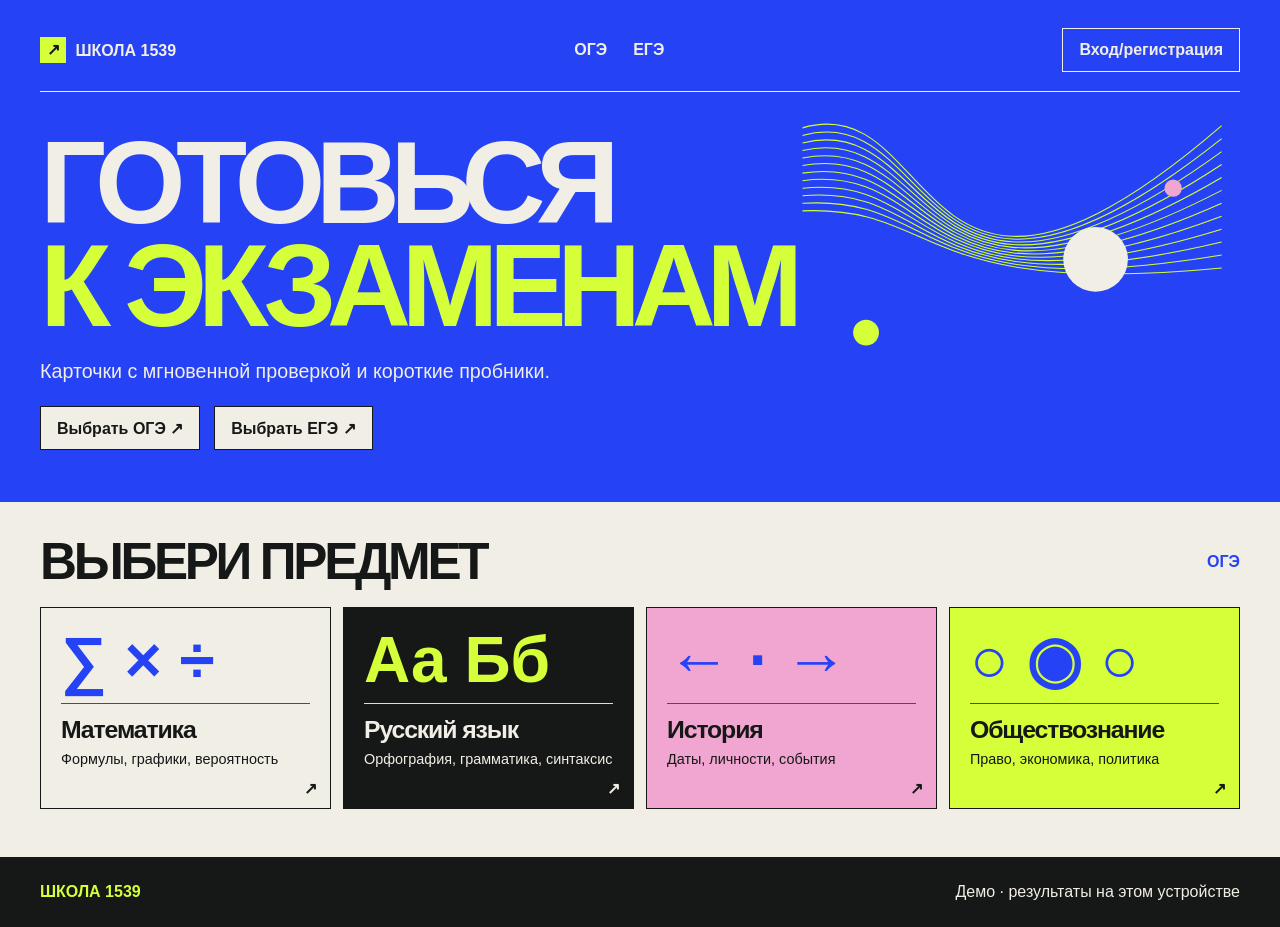
<file: docs/index.html>
<!doctype html>
<html lang="ru">
<head>
<meta charset="utf-8">
<meta name="viewport" content="width=device-width, initial-scale=1">
<meta name="theme-color" content="#2542f5">
<meta name="description" content="Школа 1539 · демонстрационный тренажёр по ОГЭ и ЕГЭ.">
<title>Школа 1539 · ОГЭ и ЕГЭ</title>
<style>
:root{--paper:#f0eee5;--ink:#161717;--blue:#2542f5;--lime:#d4ff39;--pink:#f0a6d0;--white:#fffef8;font-family:Inter,Arial,sans-serif;font-variant-emoji:text;color:var(--ink);background:var(--paper)}
*{box-sizing:border-box}body{margin:0;min-height:100vh;display:flex;flex-direction:column}main{flex:1}button,input,select,textarea{font:inherit}a{color:inherit}a:focus-visible,button:focus-visible,input:focus-visible,select:focus-visible{outline:3px solid #a52976;outline-offset:3px}.skip{position:fixed;top:8px;left:8px;background:var(--lime);padding:10px;z-index:10;transform:translateY(-150%)}.skip:focus{transform:none}
.wrap{width:min(1200px,calc(100% - 56px));margin-inline:auto}.narrow{max-width:860px}.nav{display:flex;align-items:center;justify-content:space-between;gap:22px;min-height:70px}.nav nav,.actions,.tabs{display:flex;align-items:center;gap:14px;flex-wrap:wrap}.nav a,.button,.tabs a,.subject-card{text-decoration:none}.nav nav a{font-weight:700;padding:6px}.nav nav [aria-current]{border-bottom:2px solid var(--blue)}.brand{font-weight:900;white-space:nowrap}.brand i{display:inline-grid;place-items:center;background:var(--blue);color:white;width:26px;height:26px;font-style:normal;margin-right:5px}
.button,.tabs a{display:inline-flex;align-items:center;justify-content:center;min-height:44px;padding:10px 16px;border:1px solid var(--ink);background:var(--lime);color:var(--ink);font-weight:800;cursor:pointer}.button:hover,.tabs a:hover{filter:brightness(.94)}.button:disabled{opacity:.55;cursor:wait}.button.outline,.tabs a{background:transparent}.tabs [aria-current]{background:var(--blue);color:white;border-color:var(--blue)}
.hero-header {
  padding-top: 22px;
  background: var(--blue);
  color: var(--paper);
}

.hero-header .nav {
  padding-bottom: 14px;
  border-bottom: 1px solid currentColor;
}

.hero-header .brand i {
  background: var(--lime);
  color: var(--ink);
}

.hero-header .nav nav [aria-current] {
  border-color: var(--lime);
}

.hero-header .button {
  border-color: currentColor;
  color: inherit;
}

.hero-header a:focus-visible,
.hero a:focus-visible {
  outline-color: var(--paper);
}

.exam-actions .button {
  background: var(--paper);
}

.exam-actions [aria-current] {
  background: var(--lime);
}

.hero{background:var(--blue);color:var(--paper);overflow:hidden}.hero .wrap{position:relative;padding-block:40px 52px}.hero-copy{position:relative;z-index:1}.hero h1{margin:0 0 20px;max-width:820px;font-size:clamp(3.4rem,9.1vw,8.1rem);line-height:.88;letter-spacing:-.082em;text-transform:uppercase;font-weight:900}.hero em{font-style:normal;color:var(--lime)}.hero p{font-size:clamp(1rem,2vw,1.23rem);margin:23px 0}.orbit{color:var(--lime);position:absolute;right:0;top:10px;width:37%;height:auto;pointer-events:none}
.section{padding-block:34px 48px}.section-head{display:flex;align-items:center;justify-content:space-between;gap:14px;flex-wrap:wrap;margin-bottom:20px}.section-head h2,.intro h1{margin:0;font-size:clamp(2.2rem,5.5vw,4.8rem);letter-spacing:-.065em;line-height:1;text-transform:uppercase}.section-head h2{font-size:clamp(1.75rem,4vw,3.2rem)}.intro{margin:0 0 24px}.intro p:last-child{margin-bottom:0}.eyebrow{font-size:.79rem;letter-spacing:.06em;font-weight:900}.intro .eyebrow{color:var(--blue)}.back{display:inline-block;margin-bottom:22px;font-weight:700}.subject-grid,.format-grid{display:grid;grid-template-columns:repeat(4,minmax(0,1fr));gap:12px}.format-grid{grid-template-columns:repeat(2,minmax(0,1fr));align-items:start}
.subject-card,.subject-banner,.panel{border:1px solid var(--ink);padding:20px;min-width:0}.subject-card{min-height:190px;position:relative;padding-bottom:34px}.subject-card:hover{box-shadow:4px 4px 0 var(--blue)}.subject-card h3{margin:0;font-size:clamp(1.1rem,2vw,1.55rem);letter-spacing:-.045em}.subject-card p{margin:7px 0;font-size:.9rem}.mark{display:block;font-weight:900;font-size:clamp(2rem,5vw,4.5rem);color:var(--blue);line-height:1}.subject-card .mark{border-bottom:1px solid currentColor;padding-bottom:11px;margin-bottom:12px}.arrow{position:absolute;bottom:10px;right:13px;font-weight:900}.russ{background:var(--ink);color:var(--paper)}.russ .mark{color:var(--lime)}.history{background:var(--pink)}.social{background:var(--lime)}.subject-banner{display:grid;gap:20px;padding:clamp(18px,4vw,48px);margin-bottom:15px;grid-template-areas:"title mark" "topics mark";grid-template-columns:1fr auto;align-items:center}.subject-banner h1{margin:0;font-size:clamp(2rem,7vw,6rem);line-height:.98;letter-spacing:-.07em;overflow-wrap:anywhere}.subject-banner p{margin:9px 0}.subject-title{grid-area:title}.subject-banner .mark{grid-area:mark;text-align:center;font-size:clamp(2.5rem,8vw,8rem)}.topics{grid-area:topics;display:flex;flex-wrap:wrap;gap:7px;margin:0;padding:0;list-style:none}.topics li{border:1px solid;padding:6px 8px;font-size:.84rem;font-weight:700}.subject-banner.russ{grid-template-areas:"mark title" "mark topics";grid-template-columns:minmax(100px,1fr) 2fr}.subject-banner.history{grid-template-areas:"title" "mark" "topics";grid-template-columns:1fr}.subject-banner.history .mark{border-bottom:2px solid;text-align:left;letter-spacing:.6em}.subject-banner.social{grid-template-areas:"title topics" "mark topics";grid-template-columns:2fr 1fr}.subject-banner.social .mark{text-align:left}.subject-banner.social .topics{flex-direction:column}
.panel{background:var(--white);padding:clamp(16px,3vw,30px)}.panel h2,.panel h3{margin:0 0 12px}.panel p{line-height:1.45}.panel form,.panel label,.form-fields{display:grid;gap:9px}.panel label{font-weight:700;margin:10px 0;gap:5px}.panel input,.panel select{width:100%;background:white;color:var(--ink);border:1px solid var(--ink);min-height:42px;padding:8px}.panel form .button{justify-self:start}.notice:empty{display:none}.notice{font-weight:700;color:#9b234d}.question{border-top:1px solid var(--ink);padding-block:12px;margin-top:10px}.timer{font-size:1.3rem;font-weight:900;color:var(--blue);font-variant-numeric:tabular-nums}.stack{display:grid;gap:14px}.teacher-grid{display:grid;grid-template-columns:minmax(190px,240px) minmax(0,1fr);gap:14px;align-items:start}.group-list{display:grid;gap:8px;margin:12px 0}.group-list [aria-current]{font-weight:900}.group-banner{background:var(--blue);color:white;display:flex;justify-content:space-between;align-items:center;gap:14px;flex-wrap:wrap;padding:22px}.group-banner h2,.group-banner p{margin:4px 0}.form-fields{grid-template-columns:repeat(3,minmax(0,1fr))}.table-wrap{overflow-x:auto}table{border-collapse:collapse;width:100%;font-size:.93rem}th,td{text-align:left;padding:10px;border-bottom:1px solid #a7a39a;vertical-align:top}th{background:var(--paper)}[hidden]{display:none!important}footer{background:var(--ink);color:var(--paper)}footer b{color:var(--lime)}
@media (max-width: 900px) {
  .orbit {
    top: 20px;
    width: 32%;
    opacity: .55;
  }

  .subject-grid {
    grid-template-columns: repeat(2, minmax(0, 1fr));
  }
}

@media (max-width: 620px) {
  .wrap {
    width: calc(100% - 32px);
  }

  .nav {
    flex-wrap: wrap;
    gap: 6px;
    padding-block: 10px;
  }

  #header .nav {
    font-size: .875rem;
  }

  #header .button {
    padding-inline: 10px;
  }

  .nav nav {
    order: 3;
    width: 100%;
    gap: 10px;
  }

  .nav nav a,
  .back {
    display: inline-flex;
    align-items: center;
    min-height: 44px;
  }

  .hero-header {
    padding-top: 10px;
  }

  .hero .wrap {
    padding-block: 30px 34px;
  }

  .hero h1 {
    font-size: clamp(1.85rem, 9vw, 4rem);
    letter-spacing: -.06em;
    line-height: .95;
  }

  .hero p {
    max-width: 32ch;
    margin-block: 16px 20px;
  }

  .orbit {
    inset: auto -16px 14px auto;
    width: 56%;
    opacity: .18;
  }

  .exam-actions {
    display: grid;
    grid-template-columns: repeat(2, minmax(0, 1fr));
    gap: 8px;
  }

  .exam-actions .button {
    padding-inline: 6px;
    font-size: .875rem;
  }

  .section {
    padding-block: 28px 36px;
  }

  .format-grid,
  .teacher-grid,
  .form-fields {
    grid-template-columns: minmax(0, 1fr);
  }

  .subject-banner,
  .subject-banner.russ,
  .subject-banner.social {
    grid-template-areas: "title" "mark" "topics";
    grid-template-columns: minmax(0, 1fr);
  }

  .subject-banner .mark {
    text-align: left;
  }

  .subject-card {
    min-height: 150px;
    padding: 12px 10px 30px;
  }

  .subject-card h3 {
    overflow-wrap: anywhere;
  }

  .subject-card p {
    font-size: .8rem;
  }

  .panel input,
  .panel select {
    font-size: 1rem;
  }
}

.subject-banner .subject-title {min-width:0} .section-head span {font-weight:900;color:var(--blue)}
</style>
<link rel="stylesheet" href="./assets/question-ui.css">
<script src="./assets/question-ui.js"></script>
<script src="./assets/math-bank.js"></script>
<script src="./assets/russ-bank.js"></script>
</head>
<body>
<a class="skip" href="#main">К содержанию</a>
<header id="header"><div class="wrap nav">
  <a class="brand" href="#"><i aria-hidden="true">↗︎</i> ШКОЛА 1539</a>
  <nav aria-label="Основная навигация">
    <a href="#/oge">ОГЭ</a><a href="#/ege">ЕГЭ</a>
  </nav>
  <a class="button outline" href="#/account">Вход/регистрация</a>
</div></header>
<main id="main" tabindex="-1">
  <noscript><p class="wrap section">Для тренажёра включите JavaScript в браузере.</p></noscript>
</main>
<footer><div class="wrap nav"><b>ШКОЛА 1539</b><span>Демо · результаты на этом устройстве</span></div></footer>
<script>
const BANK = {
  "oge/math": [
    [
      "Уравнения",
      "Решите 3x − 7 = 11.",
      "6"
    ],
    [
      "Проценты",
      "Найдите 15% от 240.",
      "36"
    ],
    [
      "Геометрия",
      "Найдите площадь треугольника с основанием 12 и высотой 5.",
      "30"
    ]
  ],
  "ege/math": [
    [
      "Производная",
      "Найдите производную x³ в точке x = 2.",
      "12"
    ],
    [
      "Логарифмы",
      "Вычислите log₂ 32.",
      "5"
    ],
    [
      "Вероятность",
      "Монету бросили дважды. Укажите вероятность двух орлов десятичной дробью.",
      "0,25"
    ]
  ],
  "oge/russ": [
    [
      "Орфография",
      "Вставьте букву: р_стение.",
      "а"
    ],
    [
      "Морфология",
      "Назовите часть речи слова «быстро» в предложении «Он быстро бежал».",
      "наречие"
    ],
    [
      "Синтаксис",
      "Укажите подлежащее: «На дереве сидела ворона».",
      "ворона"
    ]
  ],
  "ege/russ": [
    [
      "Орфография",
      "Вставьте букву в пр_клеить и запишите целое слово.",
      "приклеить"
    ],
    [
      "Грамматика",
      "Исправьте сочетание «более красивее».",
      "более красивый"
    ],
    [
      "Лексика",
      "Как называются слова с противоположным значением?",
      "антонимы"
    ]
  ],
  "oge/history": [
    [
      "Даты",
      "В каком году произошло Крещение Руси?",
      "988"
    ],
    [
      "Личности",
      "Укажите фамилию первого космонавта.",
      "Гагарин"
    ],
    [
      "Термины",
      "Как называлось народное собрание в Древней Руси?",
      "вече"
    ]
  ],
  "ege/history": [
    [
      "Даты",
      "В каком году отменили крепостное право в Российской империи?",
      "1861"
    ],
    [
      "Личности",
      "Укажите фамилию председателя Совета министров, с которым связана аграрная реформа 1906 года.",
      "Столыпин"
    ],
    [
      "Термины",
      "Как называлась политика 1920-х, при которой допускалась частная торговля? Ответьте аббревиатурой.",
      "НЭП"
    ]
  ],
  "oge/social": [
    [
      "Экономика",
      "Как называется устойчивый рост общего уровня цен?",
      "инфляция"
    ],
    [
      "Политика",
      "Как называется основной закон государства?",
      "конституция"
    ],
    [
      "Экономика",
      "Как называется вознаграждение за труд наёмного работника? Ответьте двумя словами.",
      "заработная плата"
    ]
  ],
  "ege/social": [
    [
      "Экономика",
      "Как называется ситуация, когда на рынке только один продавец товара без близких заменителей?",
      "монополия"
    ],
    [
      "Политика",
      "Назовите форму государственного устройства России одним словом.",
      "федерация"
    ],
    [
      "Право",
      "Как называется способность лица своими действиями приобретать и осуществлять гражданские права?",
      "дееспособность"
    ]
  ]
};
"use strict";

const exams = {oge: "ОГЭ", ege: "ЕГЭ"};
const subjects = {
  math: ["Математика", "∑ × ÷", "Формулы, графики, вероятность"],
  russ: ["Русский язык", "Аа Бб", "Орфография, грамматика, синтаксис"],
  history: ["История", "←︎ · →︎", "Даты, личности, события"],
  social: ["Обществознание", "○ ◉ ○", "Право, экономика, политика"],
};
const storageKey = "school1539-pages-demo-v1";
const main = document.querySelector("main");
let progress = {};
try {
  const saved = JSON.parse(localStorage.getItem(storageKey) || "{}");
  if (saved && typeof saved === "object" && !Array.isArray(saved)) progress = saved;
} catch {
  // При недоступном хранилище тренировка продолжается в памяти.
}

const escapeHTML = value => String(value).replace(/[&<>"']/g, c => ({
  "&": "&amp;", "<": "&lt;", ">": "&gt;", '"': "&quot;", "'": "&#39;",
})[c]);
const button = (href, label, theme = "") => `<a class="button ${theme}" href="${href}">${label}</a>`;
const layout = (content, narrow = false) => `<div class="wrap section ${narrow ? "narrow" : ""}">${content}</div>`;
const title = (kicker, heading) => `<div class="intro"><p class="eyebrow">${kicker}</p><h1>${heading}</h1></div>`;

function stat(key) {
  const row = progress[key] || {};
  const count = name => Number.isSafeInteger(row[name]) && row[name] >= 0 ? row[name] : 0;
  return {answered: count("answered"), correct: count("correct"), cards: count("cards"),
    tests: count("tests"), turn: Number.isSafeInteger(row.turn) && row.turn >= 0 ? row.turn : count("cards")};
}

function record(key, mode, correct, total) {
  const current = stat(key);
  current.answered += total;
  current.correct += correct;
  if (mode === "quiz") {
    current.turn += 1;
    if (total) current.cards += 1;
  } else current.tests += 1;
  progress[key] = current;
  try {
    localStorage.setItem(storageKey, JSON.stringify(progress));
  } catch {
    // Счётчики текущей тренировки уже обновлены в памяти.
  }
}

function catalog(exam) {
  const selected = exam || "oge";
  const curves = Array.from({length: 12}, (_, i) => `<path d="M6 ${24 + i * 7} C135 ${-14 + i * 10}, 108 ${270 - i * 8}, 395 ${22 + i * 12}"/>`).join("");
  main.innerHTML = `<section class="hero"><div class="wrap">
    <div class="hero-copy">
      <h1>${exam ? `Подготовка<br>к <em>${exams[exam]}</em>` : "Готовься<br><em>к экзаменам</em>"}</h1>
      <p>Карточки с мгновенной проверкой и короткие пробники.</p>
      <div class="actions exam-actions">${Object.entries(exams).map(([id, name]) =>
        `<a class="button" href="#/${id}"${id === exam ? ' aria-current="page"' : ""}>Выбрать ${name} ↗︎</a>`).join("")}</div>
    </div>
    <svg class="orbit" viewBox="0 0 412 258" aria-hidden="true"><g fill="none" stroke="currentColor">${curves}</g>
      <circle cx="278" cy="146" r="30" fill="#f0eee5"/><circle cx="350" cy="80" r="8" fill="#f0a6d0"/><circle cx="65" cy="214" r="12" fill="currentColor"/>
    </svg>
  </div></section>
  <section class="wrap section" aria-labelledby="subjects">
    <div class="section-head"><h2 id="subjects">Выбери предмет</h2><span>${exams[selected]}</span></div>
    <div class="subject-grid">${Object.entries(subjects).map(([id, [name, mark, note]]) =>
      `<a class="subject-card ${id}" href="#/${selected}/${id}"><span class="mark" aria-hidden="true">${mark}</span>
      <h3>${name}</h3><p>${note}</p><span class="arrow" aria-hidden="true">↗︎</span></a>`).join("")}</div>
  </section>`;
}

function subjectPage(exam, id) {
  const [name, mark, note] = subjects[id];
  const base = `#/${exam}/${id}`;
  main.innerHTML = layout(`<a class="back" href="#/${exam}">←︎ Все предметы · ${exams[exam]}</a>
    <section class="subject-banner ${id}"><div class="subject-title"><p class="eyebrow">${exams[exam]} / ПОДГОТОВКА</p>
    <h1>${name}</h1><p>${note}</p></div><div class="mark" aria-hidden="true">${mark}</div></section>
    <div class="format-grid">
      <article class="panel"><h2>Карточки</h2><p>Проверка после каждого ответа. Вопросы повторяются по кругу.</p>${button(base + "/quiz", "Открыть карточки ↗︎")}</article>
      <article class="panel"><h2>${exam === "oge" && ["math", "russ"].includes(id) ? "Пробники" : "Мини-пробник"}</h2><p>${exam === "oge" && id === "russ" ? "100 заданий, 280 карточек и 10 учебных работ. Задания 2–13 без изложения." : exam === "oge" && id === "math"
        ? "25 заданий учебного варианта. Общая проверка после сдачи." : "Три задания с общей проверкой в конце."}</p>${button(base + "/test", "Открыть пробник ↗︎")}</article>
      ${exam === "oge" && ["math", "russ"].includes(id) ? `<article class="panel"><h2>Лента заданий</h2>
        <p>Найдите задание по ID, указанному рядом с условием.</p>${button(base + "/tasks", "Открыть ленту ↗︎")}</article>` : ""}
    </div>`);
}

function taskFeed(params, id) {
  main.innerHTML = layout(`<a class="back" href="#/oge/${id}">←︎ ${subjects[id][0]}</a>` +
    title(`ОГЭ / ${subjects[id][0]}`, "Лента заданий") + '<section class="panel" id="task-feed"></section>', true);
  questionUI.mountFeed(document.querySelector("#task-feed"), (id === "russ" ? window.ogeRussianBank : window.ogeMathBank).feed, params.get("id"));
}

function training(exam, id, mode, previousContext = null) {
  const key = exam + "/" + id;
  const quiz = mode === "quiz";
  const math = key === "oge/math";
  const russ = key === "oge/russ";
  const selected = new URLSearchParams(location.hash.split("?")[1]);
  const practiceBase = `#/${key}/${mode}`;
  const historyKey = "pages-oge-russ";
  let bank = russ ? (quiz ? window.ogeRussianBank.cards :
    window.ogeRussianBank.tests.find(test => test.id === selected.get("test"))?.questions || window.ogeRussianBank.test)
    : math ? window.ogeMathBank[quiz ? "cards" : "test"]
    : BANK[key].map(([topic, prompt, answer]) => ({topic, prompt, answer, kind: "text"}));
  if (russ && quiz) {
    if (selected.get("topic")) bank = bank.filter(task => task.topic === selected.get("topic"));
    if (selected.get("id")) bank = bank.filter(task => task.public_id === selected.get("id"));
    if (selected.get("review") === "1") {
      const wrong = questionUI.wrongIds(historyKey);
      bank = bank.filter(task => wrong.includes(task.public_id));
    }
  }
  const questions = quiz ? [bank[stat(key).turn % bank.length]] : bank;
  const heading = quiz ? "Карточки" : math || russ ? "Пробник" : "Мини-пробник";
  const render = content => {
    main.innerHTML = layout(`<a class="back" href="#/${key}">←︎ ${subjects[id][0]}</a>`
      + title(`${exams[exam]} / ${subjects[id][0]}`, heading)
      + (russ ? questionUI.studyControls(window.ogeRussianBank, quiz, selected, practiceBase) : "") + content
      + (russ && quiz ? questionUI.historyHTML(historyKey, "#/oge/russ/quiz") : ""), true);
    questionUI.bindStudyControls(main);
  };
  if (!bank.length) {
    render('<section class="panel"><p>В этой подборке пока нет карточек. Выберите другую тему или вернитесь ко всем карточкам.</p></section>');
    return;
  }
  render(`<form class="panel" id="answers">
    ${russ ? questionUI.russianNotice : math && !quiz ? questionUI.writtenNotice : ""}
    ${questionUI.fields(questions, quiz, previousContext)}
    <div class="actions"><button class="button" type="submit">${quiz ? "Проверить ответ" : "Сдать пробник"}</button>
    ${quiz && (math || russ) ? '<button class="button outline" type="button" id="skip-card">Пропустить</button>' : ""}</div>
  </form>`);
  const contextState = () => {
    const panel = main.querySelector(".question-context");
    return panel ? {id: questions[0].context.id, open: panel.open} : null;
  };
  document.querySelector("#skip-card")?.addEventListener("click", () => {
    record(key, mode, 0, 0);
    training(exam, id, mode, contextState());
    main.focus();
  });
  document.querySelector("#answers").addEventListener("submit", event => {
    event.preventDefault();
    const fields = new FormData(event.currentTarget);
    const details = questions.map((task, i) => {
      const response = fields.get("q" + i) || "";
      const written = task.kind === "written";
      return [task.prompt, task.answer, written ? null : questionUI.matches(task, response),
        task.solution, response];
    });
    const graded = details.filter(detail => detail[2] !== null);
    const correct = graded.filter(detail => detail[2]).length;
    const shared = contextState();
    const source = quiz ? "" : [...new Set(questions.map(task => task.source_label).filter(Boolean))].sort().join(" · ");
    record(key, mode, correct, graded.length);
    if (russ && quiz) questionUI.remember(historyKey, questions, details);
    render(`<section class="panel stack"><h2 id="result" tabindex="-1">${graded.length ? `Верно: ${correct} из ${graded.length}` : "Сохранено для самопроверки"}</h2>
      ${(math || russ) && !quiz ? "<p>Счёт относится к заданиям с коротким ответом. Развёрнутые решения сверьте с памяткой ниже.</p>" : ""}
      ${questionUI.sourceLine(source)}
      ${questionUI.results(questions, details, math || russ ? `#/oge/${id}/tasks` : "")}
      <div class="actions"><button class="button" id="again">${quiz ? "Следующая карточка ↗︎" : "Повторить пробник ↗︎"}</button></div></section>`);
    document.querySelector("#result").focus();
    document.querySelector("#again").addEventListener("click", () => {
      training(exam, id, mode, shared);
      main.focus();
    });
  }, {once: true});
}

function account() {
  main.innerHTML = layout(title("ШКОЛА 1539", "Вход и регистрация") + `<section class="panel">
    <p>Вход и регистрация доступны в серверной версии портала. В демоверсии можно решать задания без аккаунта.</p>
    ${button("#", "К выбору экзамена ↗︎")}</section>`, true);
}

function route() {
  if (location.hash === "#main") return;
  if (location.hash === "#/progress") history.replaceState(null, "", location.pathname + location.search);
  const [path, search] = location.hash.slice(1).split("?", 2);
  const parts = path.split("/").filter(Boolean);
  const [exam, id, mode] = parts;
  document.querySelector("#header").classList.toggle("hero-header", !parts.length ||
    (parts.length === 1 && Object.hasOwn(exams, exam)));
  document.querySelectorAll("header nav a").forEach(link => {
    if (link.hash === "#/" + exam) link.setAttribute("aria-current", "page");
    else link.removeAttribute("aria-current");
  });
  if (exam === "account" && parts.length === 1) account();
  else if (!parts.length) catalog();
  else if (Object.hasOwn(exams, exam) && parts.length === 1) catalog(exam);
  else if (Object.hasOwn(BANK, exam + "/" + id) && parts.length === 2) subjectPage(exam, id);
  else if (exam === "oge" && ["math", "russ"].includes(id) && mode === "tasks" && parts.length === 3) taskFeed(new URLSearchParams(search), id);
  else if (Object.hasOwn(BANK, exam + "/" + id) && parts.length === 3 && ["quiz", "test"].includes(mode)) training(exam, id, mode);
  else main.innerHTML = layout(title("ШКОЛА 1539", "Раздел не найден") + button("#", "На главную ↗︎"), true);
}

window.addEventListener("hashchange", () => {
  route();
  main.focus();
  window.scrollTo(0, 0);
});
route();
if (location.hash === "#main") {
  document.querySelector("#header").classList.add("hero-header");
  catalog();
}
</script>
</body>
</html>
</file>
<file: docs/assets/question-ui.css>
.question-context {
  padding: 12px 14px;
  background: var(--paper);
  border: 1px solid var(--ink);
}

.question-context summary {
  min-height: 2rem;
  font-weight: 800;
}

.question-image {
  display: block;
  width: min(100%, 32rem);
  height: auto;
  margin-block: .75rem;
}

.question-figures {
  display: grid;
  grid-template-columns: repeat(auto-fit, minmax(min(100%, 8rem), 1fr));
  gap: .75rem;
}

.question-figures .question-image {
  width: min(100%, 12rem);
  margin-inline: auto;
}

.question-context .question-image {
  max-width: 22rem;
}

.question .question-prompt {
  margin-block: .5rem .75rem;
  font-weight: 700;
  overflow-wrap: anywhere;
}

.question-source {
  font-size: .84rem;
}

.question-options {
  border: 0;
  padding: 0;
  margin: 0;
  min-width: 0;
}

.question-options legend {
  font-weight: 700;
}

.question-options label {
  display: flex;
  align-items: center;
  gap: .65rem;
  min-height: 44px;
  padding: .4rem .65rem;
  background: var(--paper);
  border: 1px solid var(--ink);
}

.question-options label:has(input:checked) {
  background: var(--lime);
}

.question-options input[type="radio"] {
  width: 1rem;
  height: 1rem;
  min-height: 0;
  flex: 0 0 auto;
  margin: 0;
  accent-color: var(--blue);
}

.question textarea {
  width: 100%;
  padding: 8px;
  border: 1px solid var(--ink);
  resize: vertical;
}

.question-response {
  white-space: pre-wrap;
  overflow-wrap: anywhere;
}

.question-label {
  display: flex;
  flex-wrap: wrap;
  align-items: center;
  gap: .35rem .75rem;
}

.question-id {
  display: inline-block;
  padding: .13rem .4rem;
  border: 1px solid currentColor;
  color: var(--ink);
  white-space: nowrap;
}

a.question-id {
  text-decoration-thickness: 1px;
  text-underline-offset: 2px;
}

.task-search {
  margin-bottom: 1rem;
}

.task-search input {
  max-width: 22rem;
}

.question-context p,
.question-prompt { white-space: pre-wrap; }
.question-context p { line-height: 1.65; }
.study-controls { display: flex; flex-wrap: wrap; align-items: end; gap: .75rem; margin-bottom: 1rem; }
.study-controls label { flex: 1 1 18rem; min-width: 0; }
.study-controls select { width: 100%; min-height: 44px; font: inherit; padding: .6rem; }
.card-history { margin-top: 1rem; }
.card-history li { margin-block: .6rem; overflow-wrap: anywhere; }
.question .question-options label { align-items: start; }
.question .question-options input { margin-top: .25rem; }
@media (max-width: 600px) { .study-controls .button { width: 100%; } }
</file>
